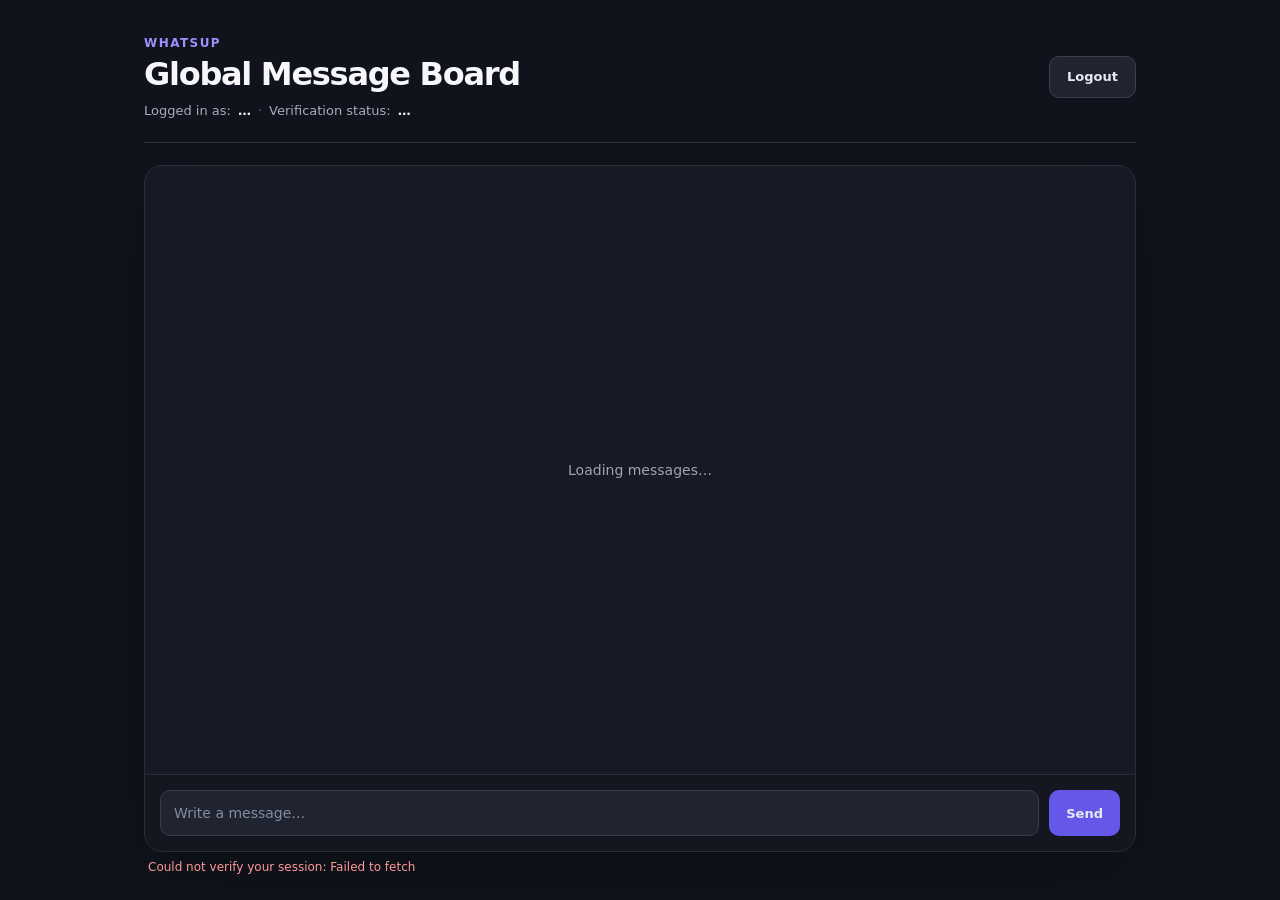
<file: index.html>
<!DOCTYPE html>
<html lang="en">
<head>
    <meta charset="UTF-8">
    <meta name="viewport" content="width=device-width, initial-scale=1.0">
    <meta name="theme-color" content="#10131b">
    <title>Global Message Board | WhatsUp</title>
    <link rel="stylesheet" href="auth.css">
    <script src="index.js" defer></script>
</head>
<body data-page="board">
    <main class="board-shell">
        <header class="board-header">
            <div>
                <p class="board-eyebrow">WhatsUp</p>
                <h1>Global Message Board</h1>
                <p class="board-account">
                    Logged in as: <strong id="loggedInUsername">…</strong>
                    <span class="board-separator" aria-hidden="true">·</span>
                    Verification status:
                    <strong id="verificationStatus">…</strong>
                </p>
            </div>
            <button class="board-logout" id="logoutButton" type="button">Logout</button>
        </header>

        <section class="board-panel" aria-label="Global messages">
            <div class="message-list" id="messageList" aria-live="polite">
                <p class="board-empty">Loading messages…</p>
            </div>
            <form class="message-composer" id="messageForm">
                <label class="visually-hidden" for="messageInput">Write a message</label>
                <input id="messageInput" name="content" type="text" maxlength="2000"
                    placeholder="Write a message…" autocomplete="off" required>
                <button class="board-send" id="sendButton" type="submit">Send</button>
                <p class="verification-notice" id="verificationNotice" hidden>
                    Email verification required before sending messages.
                </p>
            </form>
        </section>
        <p class="board-status" id="formMessage" role="status" aria-live="polite"></p>
    </main>
    <dialog class="verification-dialog" id="verificationDialog" aria-labelledby="verificationTitle"
        aria-describedby="verificationDescription">
        <form method="dialog">
            <h2 id="verificationTitle">Verify your email address?</h2>
            <p id="verificationDescription">
                This account has not been verified. Would you like us to send a verification email?
            </p>
            <div class="verification-actions">
                <button class="secondary-button" type="submit" value="not-now">Not Now</button>
                <button class="submit-button" id="sendVerificationButton" type="submit" value="send">
                    Send Verification Email
                </button>
            </div>
        </form>
    </dialog>
</body>
</html>
</file>
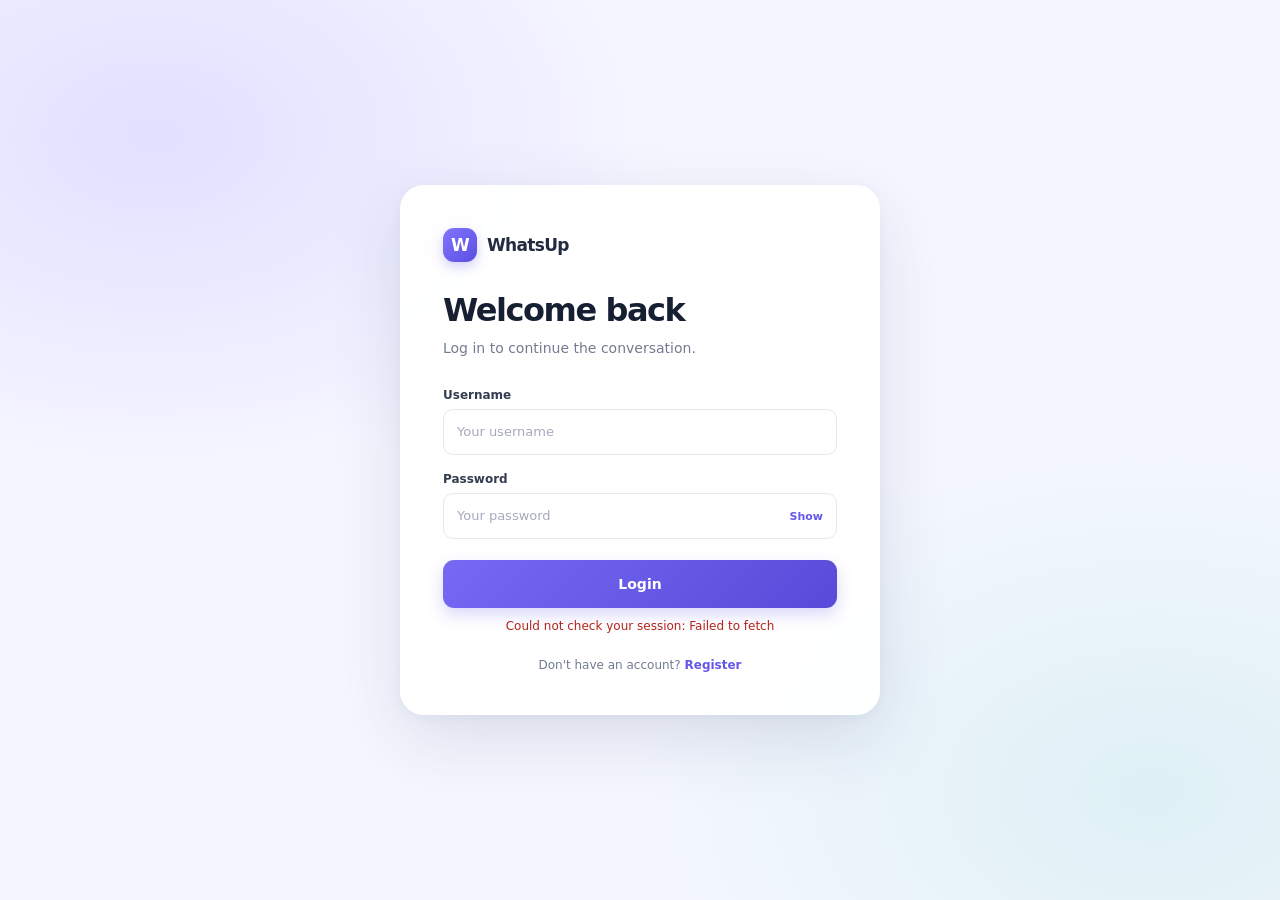
<file: login.html>
<!DOCTYPE html>
<html lang="en">
<head>
    <meta charset="UTF-8">
    <meta name="viewport" content="width=device-width, initial-scale=1.0">
    <meta name="theme-color" content="#f5f7ff">
    <title>Login | WhatsUp</title>
    <link rel="stylesheet" href="auth.css">
    <script src="index.js" defer></script>
</head>
<body data-page="login">
    <main class="auth-card">
        <a class="brand" href="login.html" aria-label="WhatsUp">
            <span class="brand-mark" aria-hidden="true">W</span>
            <span>WhatsUp</span>
        </a>

        <h1>Welcome back</h1>
        <p class="intro">Log in to continue the conversation.</p>

        <form id="loginForm" autocomplete="on" novalidate>
            <div class="form-grid">
                <div class="field">
                    <label for="username">Username</label>
                    <input id="username" name="username" type="text" placeholder="Your username"
                        autocomplete="username" required>
                </div>
                <div class="field">
                    <label for="password">Password</label>
                    <div class="password-wrap">
                        <input id="password" name="password" type="password" placeholder="Your password"
                            autocomplete="current-password" required>
                        <button class="toggle-password" type="button" aria-controls="password" aria-pressed="false">Show</button>
                    </div>
                </div>
            </div>

            <button class="submit-button" id="submitButton" type="submit">Login</button>
            <p class="form-message" id="formMessage" role="status" aria-live="polite"></p>
        </form>
        <p class="auth-switch">Don't have an account? <a href="register.html">Register</a></p>
    </main>
    <dialog class="verification-dialog" id="verificationDialog" aria-labelledby="verificationTitle"
        aria-describedby="verificationDescription">
        <form method="dialog">
            <h2 id="verificationTitle">Verify your email address?</h2>
            <p id="verificationDescription">
                This account has not been verified. Would you like us to send a verification email?
            </p>
            <div class="verification-actions">
                <button class="secondary-button" type="submit" value="not-now">Not Now</button>
                <button class="submit-button" id="sendVerificationButton" type="submit" value="send">
                    Send Verification Email
                </button>
            </div>
        </form>
    </dialog>
</body>
</html>
</file>
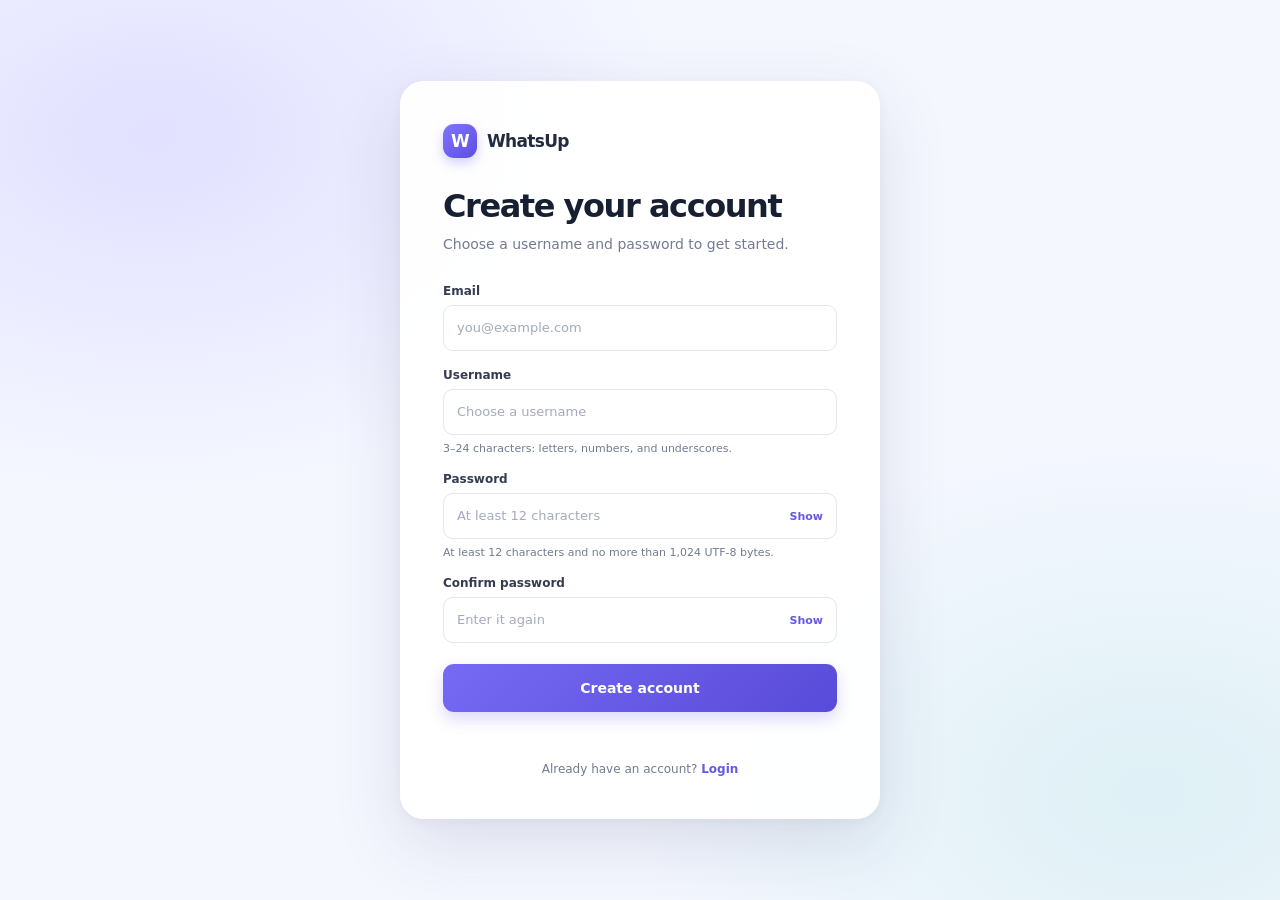
<file: register.html>
<!DOCTYPE html>
<html lang="en">
<head>
    <meta charset="UTF-8">
    <meta name="viewport" content="width=device-width, initial-scale=1.0">
    <meta name="theme-color" content="#f5f7ff">
    <title>Create your account | WhatsUp</title>
    <link rel="stylesheet" href="auth.css">
    <script src="index.js" defer></script>
</head>
<body data-page="register">
    <main class="auth-card">
        <a class="brand" href="register.html" aria-label="WhatsUp home">
            <span class="brand-mark" aria-hidden="true">W</span>
            <span>WhatsUp</span>
        </a>

        <h1>Create your account</h1>
        <p class="intro">Choose a username and password to get started.</p>

        <form id="registrationForm" autocomplete="on" novalidate>
            <div class="form-grid">
                <div class="field">
                    <label for="email">Email</label>
                    <input id="email" name="email" type="email" placeholder="you@example.com"
                        autocomplete="email" required>
                </div>
                <div class="field">
                    <label for="username">Username</label>
                    <input id="username" name="username" type="text" placeholder="Choose a username"
                        autocomplete="username" minlength="3" maxlength="24"
                        pattern="[A-Za-z0-9_]{3,24}" aria-describedby="usernameHint" required>
                    <p class="hint" id="usernameHint">3–24 characters: letters, numbers, and underscores.</p>
                </div>
                <div class="field">
                    <label for="password">Password</label>
                    <div class="password-wrap">
                        <input id="password" name="password" type="password" placeholder="At least 12 characters"
                            autocomplete="new-password" aria-describedby="passwordHint" required>
                        <button class="toggle-password" type="button" aria-controls="password" aria-pressed="false">Show</button>
                    </div>
                    <p class="hint" id="passwordHint">At least 12 characters and no more than 1,024 UTF-8 bytes.</p>
                </div>
                <div class="field">
                    <label for="confirmPassword">Confirm password</label>
                    <div class="password-wrap">
                        <input id="confirmPassword" name="confirmPassword" type="password" placeholder="Enter it again"
                            autocomplete="new-password" required>
                        <button class="toggle-password" type="button" aria-controls="confirmPassword" aria-pressed="false">Show</button>
                    </div>
                </div>
            </div>

            <button class="submit-button" id="submitButton" type="submit">Create account</button>
            <p class="form-message" id="formMessage" role="status" aria-live="polite"></p>
        </form>
        <p class="auth-switch">Already have an account? <a href="login.html">Login</a></p>
    </main>
    <dialog class="verification-dialog" id="verificationDialog" aria-labelledby="verificationTitle"
        aria-describedby="verificationDescription">
        <form method="dialog">
            <h2 id="verificationTitle">Verify your email address?</h2>
            <p id="verificationDescription">
                This account has not been verified. Would you like us to send a verification email?
            </p>
            <div class="verification-actions">
                <button class="secondary-button" type="submit" value="not-now">Not Now</button>
                <button class="submit-button" id="sendVerificationButton" type="submit" value="send">
                    Send Verification Email
                </button>
            </div>
        </form>
    </dialog>
</body>
</html>
</file>
<file: auth.css>
:root {
    color-scheme: light;
    font-family: Inter, ui-sans-serif, system-ui, -apple-system, BlinkMacSystemFont, "Segoe UI", sans-serif;
    color: #172033;
    background: #f5f7ff;
    font-synthesis: none;
    text-rendering: optimizeLegibility;
    --muted: #727b90;
    --primary: #6558e8;
    --border: #e4e7f0;
}

* { box-sizing: border-box; }

body {
    min-width: 320px;
    min-height: 100vh;
    margin: 0;
    display: grid;
    place-items: center;
    padding: 32px 20px;
    background:
        radial-gradient(ellipse at 12% 15%, rgba(127, 111, 255, .17), transparent 33%),
        radial-gradient(ellipse at 90% 88%, rgba(82, 201, 187, .14), transparent 32%),
        #f5f7ff;
}

.auth-card {
    width: min(100%, 480px);
    padding: 42px;
    border: 1px solid rgba(255, 255, 255, .85);
    border-radius: 24px;
    background: rgba(255, 255, 255, .94);
    box-shadow: 0 24px 70px rgba(35, 43, 83, .13), 0 3px 12px rgba(35, 43, 83, .04);
}

.home-card { width: min(100%, 560px); }

.brand {
    display: inline-flex;
    align-items: center;
    gap: 10px;
    margin-bottom: 30px;
    color: #242b40;
    font-size: 17px;
    font-weight: 750;
    letter-spacing: -.04em;
    text-decoration: none;
}

.brand-mark {
    display: grid;
    width: 34px;
    height: 34px;
    place-items: center;
    border-radius: 11px;
    color: white;
    background: linear-gradient(135deg, #8175ff, #5c4ee0);
    box-shadow: 0 5px 12px rgba(101, 88, 232, .27);
}

h1 {
    margin: 0 0 8px;
    font-size: clamp(26px, 6vw, 32px);
    letter-spacing: -.045em;
    line-height: 1.15;
}

.intro {
    margin: 0 0 28px;
    color: var(--muted);
    font-size: 14px;
    line-height: 1.6;
}

.intro strong { color: #343c50; }
.form-grid { display: grid; gap: 17px; }
label { display: block; margin-bottom: 7px; color: #343c50; font-size: 12px; font-weight: 650; }

input {
    width: 100%;
    height: 46px;
    padding: 0 13px;
    border: 1px solid var(--border);
    border-radius: 10px;
    outline: none;
    color: #20283b;
    background: #fff;
    font: inherit;
    font-size: 13px;
    transition: border-color .18s, box-shadow .18s;
}

input::placeholder { color: #a4aabb; }
input:hover { border-color: #c9cce0; }
input:focus { border-color: var(--primary); box-shadow: 0 0 0 3px rgba(101, 88, 232, .13); }
.password-wrap { position: relative; }
.password-wrap input { padding-right: 70px; }

.hint {
    margin: 7px 0 0;
    color: var(--muted);
    font-size: 11px;
}

.toggle-password {
    position: absolute;
    top: 50%;
    right: 11px;
    padding: 5px 3px;
    transform: translateY(-50%);
    border: 0;
    color: var(--primary);
    background: transparent;
    font: inherit;
    font-size: 11px;
    font-weight: 700;
    cursor: pointer;
}

.submit-button {
    width: 100%;
    min-height: 48px;
    margin-top: 21px;
    border: 0;
    border-radius: 11px;
    color: #fff;
    background: linear-gradient(135deg, #7669f3, #594bd9);
    box-shadow: 0 7px 16px rgba(101, 88, 232, .23);
    font: inherit;
    font-size: 14px;
    font-weight: 700;
    cursor: pointer;
    transition: transform .18s, box-shadow .18s, opacity .18s;
}

.submit-button:hover { transform: translateY(-1px); box-shadow: 0 10px 20px rgba(101, 88, 232, .29); }
.submit-button:active { transform: translateY(0); }
.submit-button:disabled { opacity: .65; cursor: wait; }
.submit-button:focus-visible, .toggle-password:focus-visible, .brand:focus-visible, .auth-switch a:focus-visible {
    outline: 3px solid rgba(101, 88, 232, .35);
    outline-offset: 3px;
}

.form-message {
    min-height: 18px;
    margin: 11px 0 0;
    color: #b42318;
    font-size: 12px;
    text-align: center;
}

.form-message[data-kind="success"] { color: #18794e; }

.verification-dialog {
    width: min(calc(100% - 40px), 420px);
    padding: 28px;
    border: 1px solid var(--border);
    border-radius: 18px;
    color: #172033;
    background: #fff;
    box-shadow: 0 24px 70px rgba(35, 43, 83, .2);
}

.verification-dialog::backdrop { background: rgba(23, 32, 51, .48); }
.verification-dialog h2 { margin: 0 0 10px; font-size: 20px; }
.verification-dialog p { margin: 0; color: var(--muted); font-size: 14px; line-height: 1.6; }
.verification-actions { display: flex; gap: 10px; margin-top: 22px; }
.verification-actions button { flex: 1; margin: 0; }

.secondary-button {
    min-height: 48px;
    padding: 0 14px;
    border: 1px solid var(--border);
    border-radius: 11px;
    color: #343c50;
    background: #fff;
    font: inherit;
    font-size: 14px;
    font-weight: 700;
    cursor: pointer;
}

.secondary-button:hover { background: #f5f7ff; }
.secondary-button:focus-visible { outline: 3px solid rgba(101, 88, 232, .35); outline-offset: 3px; }

.auth-switch {
    margin: 21px 0 0;
    color: var(--muted);
    font-size: 12px;
    text-align: center;
}

.auth-switch a { color: var(--primary); font-weight: 650; text-decoration: none; }
.auth-switch a:hover { text-decoration: underline; }

@media (max-width: 520px) {
    .auth-card { padding: 30px 23px; border-radius: 20px; }
}

body[data-page="board"] {
    color-scheme: dark;
    display: block;
    padding: 0;
    color: #e8eaf0;
    background: #10131b;
}

.board-shell {
    display: flex;
    width: min(100%, 1040px);
    min-height: 100vh;
    flex-direction: column;
    margin: 0 auto;
    padding: 28px 24px 20px;
}

.board-header {
    display: flex;
    align-items: center;
    justify-content: space-between;
    gap: 20px;
    padding: 8px 0 24px;
    border-bottom: 1px solid #292e3b;
}

.board-eyebrow {
    margin: 0 0 6px;
    color: #9b91ff;
    font-size: 12px;
    font-weight: 750;
    letter-spacing: .12em;
    text-transform: uppercase;
}

.board-header h1 {
    margin: 0;
    color: #f7f7fb;
    font-size: clamp(23px, 5vw, 32px);
    letter-spacing: -.04em;
}

.board-account {
    display: flex;
    flex-wrap: wrap;
    align-items: center;
    gap: 7px;
    margin: 10px 0 0;
    color: #a7adbd;
    font-size: 13px;
}

.board-account strong { color: #e8eaf0; }
.board-separator { color: #62697b; }

.board-logout,
.board-send {
    min-height: 42px;
    padding: 0 17px;
    border: 1px solid #3a4050;
    border-radius: 10px;
    color: #e8eaf0;
    background: #202431;
    font: inherit;
    font-size: 13px;
    font-weight: 700;
    cursor: pointer;
}

.board-logout:hover { background: #2a3040; }
.board-logout:disabled,
.board-send:disabled { opacity: .55; cursor: not-allowed; }

.board-panel {
    display: flex;
    min-height: 0;
    flex: 1;
    flex-direction: column;
    margin-top: 22px;
    overflow: hidden;
    border: 1px solid #292e3b;
    border-radius: 18px;
    background: #171a24;
    box-shadow: 0 20px 60px rgba(0, 0, 0, .18);
}

.message-list {
    display: flex;
    min-height: 300px;
    flex: 1;
    flex-direction: column;
    gap: 13px;
    padding: 22px;
    overflow-y: auto;
    overscroll-behavior: contain;
}

.message-row {
    max-width: min(78%, 680px);
    align-self: flex-start;
    padding: 11px 15px 13px;
    border: 1px solid #303544;
    border-radius: 14px 14px 14px 4px;
    background: #222633;
}

.message-own {
    align-self: flex-end;
    border-color: #5449b2;
    border-radius: 14px 14px 4px 14px;
    background: #35306c;
}

.message-meta {
    margin: 0 0 6px;
    color: #aeb4c4;
    font-size: 11px;
}

.message-meta strong { color: #e3e5ee; }
.message-own .message-meta strong { color: #c4bdff; }

.message-content {
    margin: 0;
    color: #f2f3f7;
    font-size: 14px;
    line-height: 1.55;
    overflow-wrap: anywhere;
    white-space: pre-wrap;
}

.board-empty {
    margin: auto;
    color: #9da4b5;
    font-size: 14px;
    text-align: center;
}

.message-composer {
    display: grid;
    grid-template-columns: minmax(0, 1fr) auto;
    gap: 10px;
    padding: 15px;
    border-top: 1px solid #292e3b;
    background: #141720;
}

.message-composer input {
    height: 46px;
    border-color: #373d4d;
    color: #f2f3f7;
    background: #202431;
    font-size: 14px;
}

.message-composer input::placeholder { color: #858c9e; }
.message-composer input:disabled { opacity: .6; }
.board-send { border: 0; background: #6558e8; }
.board-send:hover:not(:disabled) { background: #7569f2; }

.verification-notice {
    grid-column: 1 / -1;
    margin: 0;
    color: #f3c978;
    font-size: 12px;
}

.board-status {
    min-height: 20px;
    margin: 8px 4px 0;
    color: #ff9999;
    font-size: 12px;
}

.visually-hidden {
    position: absolute;
    width: 1px;
    height: 1px;
    padding: 0;
    margin: -1px;
    overflow: hidden;
    clip: rect(0, 0, 0, 0);
    white-space: nowrap;
    border: 0;
}

@media (max-width: 600px) {
    .board-shell { padding: 18px 12px 12px; }
    .board-header { align-items: flex-start; padding-bottom: 18px; }
    .board-account { max-width: 245px; }
    .board-panel { margin-top: 14px; }
    .message-list { padding: 15px 11px; }
    .message-row { max-width: 90%; }
    .message-composer { padding: 11px; }
}
</file>
